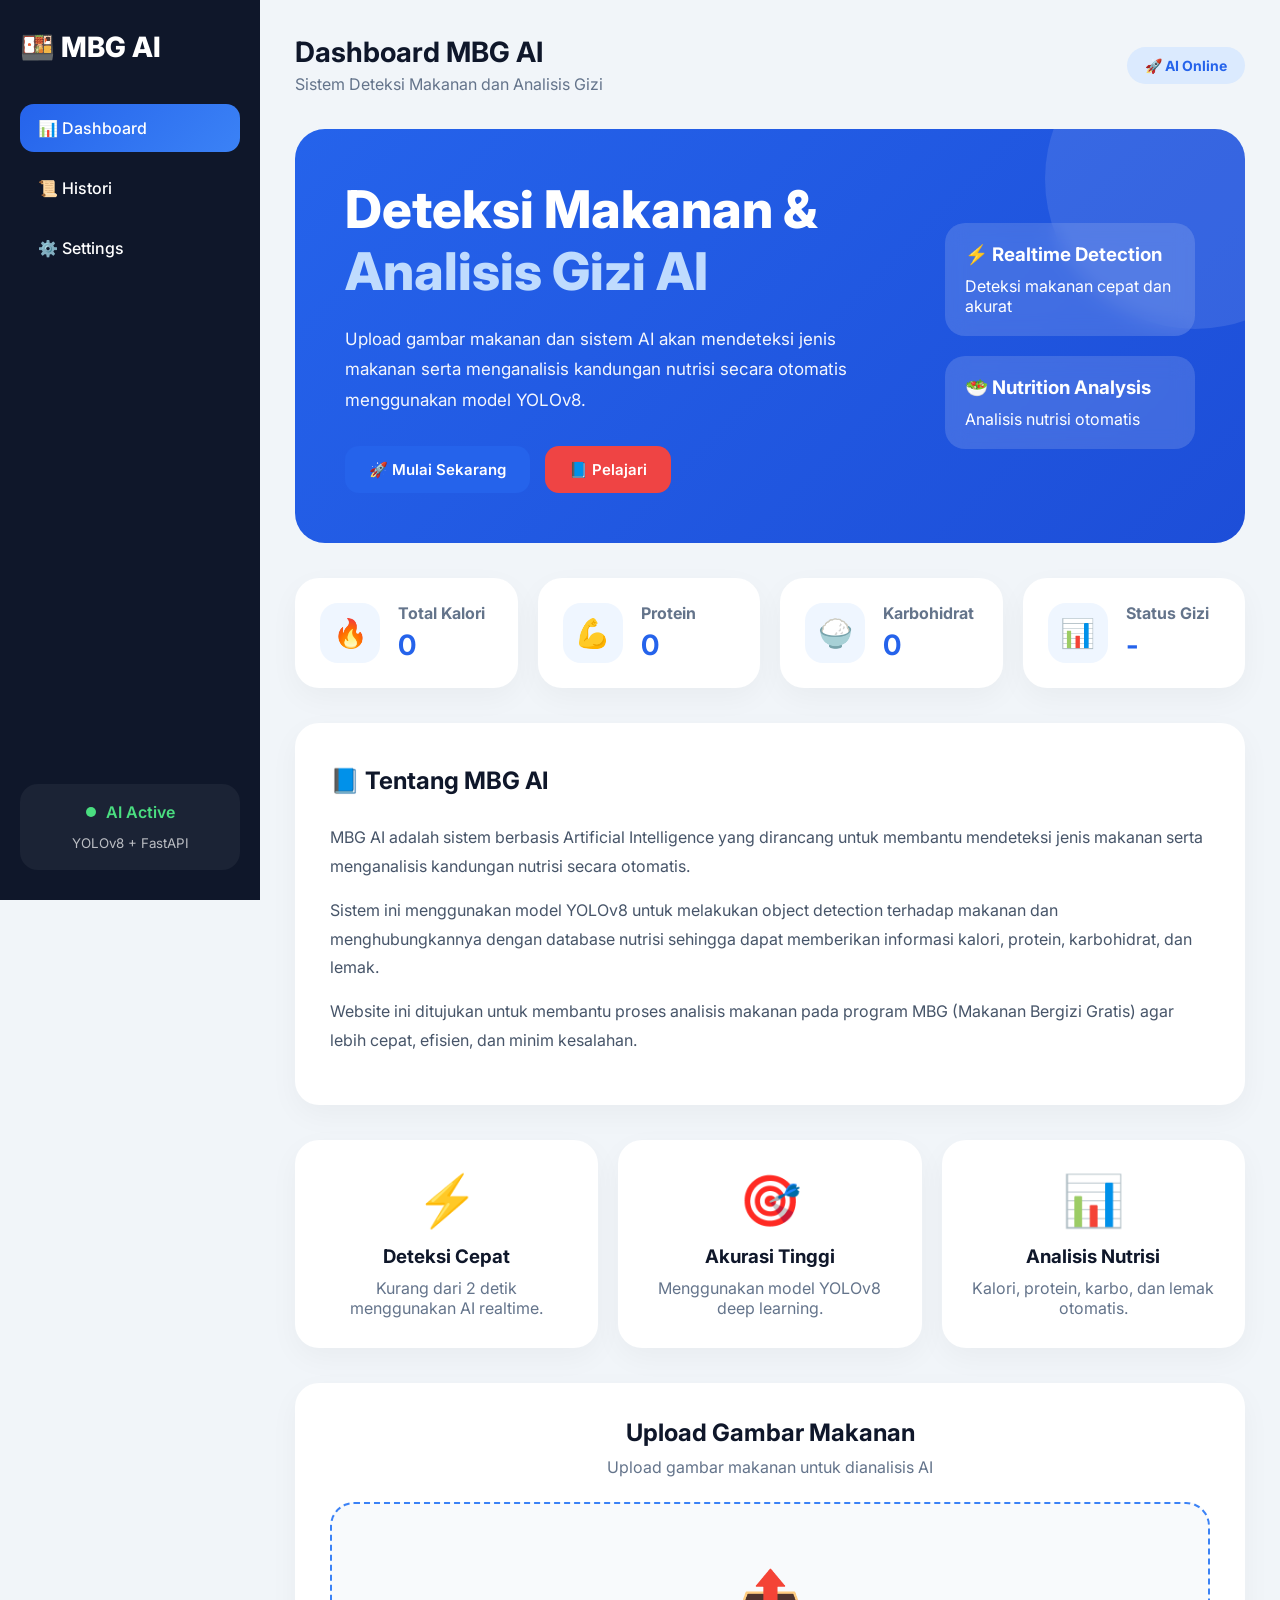
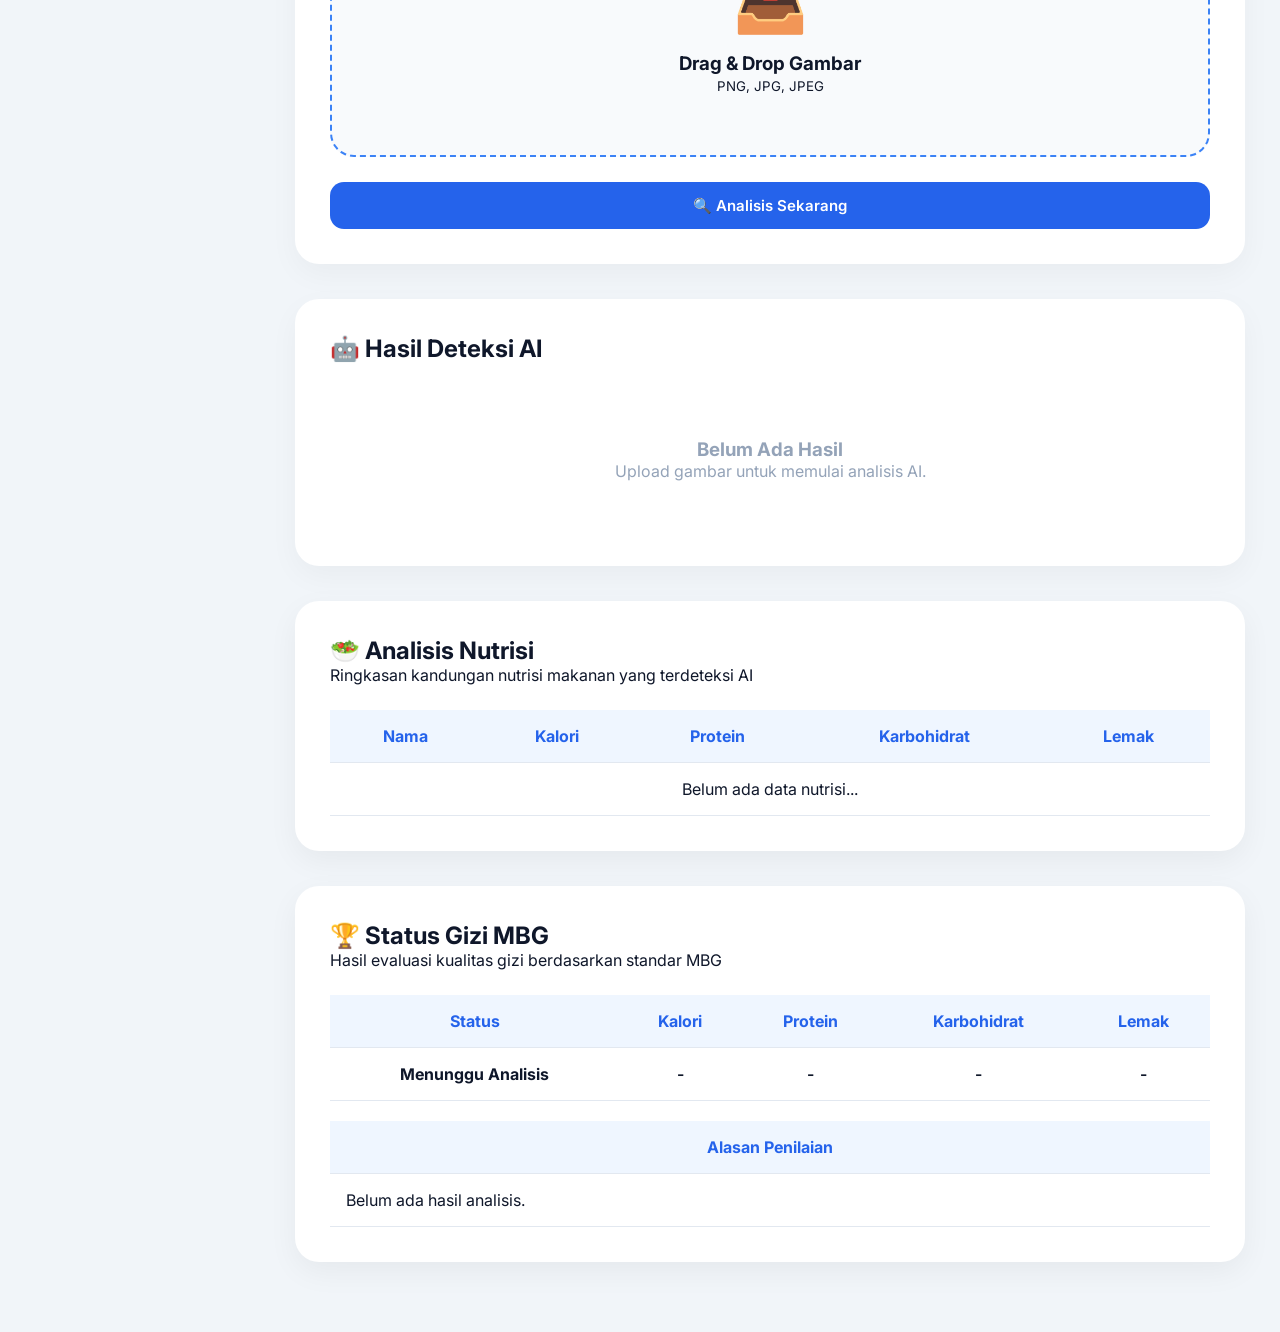
<file: index.html>
<!DOCTYPE html>
<html lang="id">

<head>

    <meta charset="UTF-8">

    <meta name="viewport" content="width=device-width, initial-scale=1.0">

    <title>MBG AI - Dashboard</title>

    <link rel="stylesheet" href="css/style.css">

    <link rel="preconnect" href="https://fonts.googleapis.com">

    <link rel="preconnect" href="https://fonts.gstatic.com" crossorigin>

    <link href="https://fonts.googleapis.com/css2?family=Inter:wght@300;400;500;600;700;800&display=swap"
        rel="stylesheet">

</head>

<body>

    <!-- ================= SIDEBAR ================= -->

    <div class="sidebar">

        <div>

            <h2>🍱 MBG AI</h2>

            <ul>

                <li class="active">
                    <a href="index.html">
                        📊 Dashboard
                    </a>
                </li>

                <li>
                    <a href="histori.html">
                        📜 Histori
                    </a>
                </li>

                <li>
                    <a href="settings.html">
                        ⚙️ Settings
                    </a>
                </li>

            </ul>

        </div>


        <div class="sidebar-footer">

            <div class="ai-status">

                <div class="ai-dot"></div>

                <span>AI Active</span>

            </div>

            <small>
                YOLOv8 + FastAPI
            </small>

        </div>

    </div>


    <!-- ================= MAIN ================= -->

    <div class="main">

        <!-- ================= NAVBAR ================= -->

        <div class="navbar">

            <div>

                <h3>
                    Dashboard MBG AI
                </h3>

                <p>
                    Sistem Deteksi Makanan dan Analisis Gizi
                </p>

            </div>


            <div class="nav-right">

                <span class="badge">
                    🚀 AI Online
                </span>

            </div>

        </div>


        <!-- ================= HERO ================= -->

        <section class="hero">

            <div class="hero-content">

                <h1>

                    Deteksi Makanan &
                    <span class="highlight">

                        Analisis Gizi AI

                    </span>

                </h1>

                <p>

                    Upload gambar makanan dan sistem AI akan mendeteksi
                    jenis makanan serta menganalisis kandungan nutrisi
                    secara otomatis menggunakan model YOLOv8.

                </p>


                <div class="hero-btn">

                    <button class="primary" onclick="scrollUpload()">

                        🚀 Mulai Sekarang

                    </button>


                    <button class="secondary" onclick="scrollFeatures()">

                        📘 Pelajari

                    </button>

                </div>

            </div>


            <div class="hero-image">

                <div class="hero-card">

                    <h3>
                        ⚡ Realtime Detection
                    </h3>

                    <p>
                        Deteksi makanan cepat dan akurat
                    </p>

                </div>


                <div class="hero-card">

                    <h3>
                        🥗 Nutrition Analysis
                    </h3>

                    <p>
                        Analisis nutrisi otomatis
                    </p>

                </div>

            </div>

        </section>


        <!-- ================= SUMMARY ================= -->

        <section class="summary-cards">

            <div class="summary-card">

                <div class="summary-icon">
                    🔥
                </div>

                <div>

                    <h4>
                        Total Kalori
                    </h4>

                    <h2 id="totalKalori">
                        0
                    </h2>

                </div>

            </div>


            <div class="summary-card">

                <div class="summary-icon">
                    💪
                </div>

                <div>

                    <h4>
                        Protein
                    </h4>

                    <h2 id="totalProtein">
                        0
                    </h2>

                </div>

            </div>


            <div class="summary-card">

                <div class="summary-icon">
                    🍚
                </div>

                <div>

                    <h4>
                        Karbohidrat
                    </h4>

                    <h2 id="totalKarbo">
                        0
                    </h2>

                </div>

            </div>


            <div class="summary-card">

                <div class="summary-icon">
                    📊
                </div>

                <div>

                    <h4>
                        Status Gizi
                    </h4>

                    <h2 id="statusGizi">
                        -
                    </h2>

                </div>

            </div>

        </section>


        <!-- ================= ABOUT ================= -->

        <section class="about-mbg">

            <h2>
                📘 Tentang MBG AI
            </h2>

            <p>

                MBG AI adalah sistem berbasis Artificial Intelligence
                yang dirancang untuk membantu mendeteksi jenis makanan
                serta menganalisis kandungan nutrisi secara otomatis.

            </p>

            <p>

                Sistem ini menggunakan model YOLOv8 untuk melakukan
                object detection terhadap makanan dan menghubungkannya
                dengan database nutrisi sehingga dapat memberikan
                informasi kalori, protein, karbohidrat, dan lemak.

            </p>

            <p>

                Website ini ditujukan untuk membantu proses analisis
                makanan pada program MBG (Makanan Bergizi Gratis)
                agar lebih cepat, efisien, dan minim kesalahan.

            </p>

        </section>


        <!-- ================= FEATURES ================= -->

        <section class="features" id="featuresSection">

            <div class="feature-card">

                <div class="feature-icon">
                    ⚡
                </div>

                <h3>
                    Deteksi Cepat
                </h3>

                <p>
                    Kurang dari 2 detik menggunakan AI realtime.
                </p>

            </div>


            <div class="feature-card">

                <div class="feature-icon">
                    🎯
                </div>

                <h3>
                    Akurasi Tinggi
                </h3>

                <p>
                    Menggunakan model YOLOv8 deep learning.
                </p>

            </div>


            <div class="feature-card">

                <div class="feature-icon">
                    📊
                </div>

                <h3>
                    Analisis Nutrisi
                </h3>

                <p>
                    Kalori, protein, karbo, dan lemak otomatis.
                </p>

            </div>

        </section>


        <!-- ================= UPLOAD ================= -->

        <section class="upload-box" id="uploadSection">

            <h2>
                Upload Gambar Makanan
            </h2>

            <p>
                Upload gambar makanan untuk dianalisis AI
            </p>


            <div class="drop-area" id="dropArea">

                <div class="upload-icon">
                    📤
                </div>

                <h3>
                    Drag & Drop Gambar
                </h3>

                <small>
                    PNG, JPG, JPEG
                </small>

                <input type="file" id="imageInput" hidden>

            </div>


            <img id="preview">


            <button class="primary analyze-btn" onclick="analyze()">

                🔍 Analisis Sekarang

            </button>

        </section>


        <!-- ================= LOADING ================= -->

        <div id="loading" class="loading hidden">

            <div class="spinner"></div>

            <p>
                AI sedang menganalisis gambar...
            </p>

        </div>


        <!-- ================= RESULT ================= -->
        
        <section class="result-card">
        
            <div class="section-title">
        
                <h2>🤖 Hasil Deteksi AI</h2>
        
            </div>
        
            <div id="resultContent">
        
                <div class="empty-state">
        
                    <h3>Belum Ada Hasil</h3>
        
                    <p>
                        Upload gambar untuk memulai analisis AI.
                    </p>
        
                </div>
        
            </div>
        
        </section>
        
        
        <!-- ================= ANALISIS NUTRISI ================= -->
        
        <section class="nutrition-card">
        
            <div class="section-title">
        
                <h2>🥗 Analisis Nutrisi</h2>
        
                <p>
                    Ringkasan kandungan nutrisi makanan yang terdeteksi AI
                </p>
        
            </div>
        
            <div class="table-wrapper">
        
                <table>
        
                    <thead>
        
                        <tr>
        
                            <th>Nama</th>
                            <th>Kalori</th>
                            <th>Protein</th>
                            <th>Karbohidrat</th>
                            <th>Lemak</th>
        
                        </tr>
        
                    </thead>
        
                    <tbody id="nutritionTable">
        
                        <tr>
        
                            <td colspan="5">
        
                                Belum ada data nutrisi...
        
                            </td>
        
                        </tr>
        
                    </tbody>
        
                </table>
        
            </div>
        
        </section>
        
        
        <!-- ================= STATUS GIZI MBG ================= -->
        
        <!-- ================= STATUS GIZI MBG ================= -->
        
        <section class="nutrition-card">
        
            <div class="section-title">
        
                <h2>🏆 Status Gizi MBG</h2>
        
                <p>
                    Hasil evaluasi kualitas gizi berdasarkan standar MBG
                </p>
        
            </div>
        
            <div class="table-wrapper">
        
                <table class="status-table">
        
                    <thead>
        
                        <tr>
        
                            <th>Status</th>
                            <th>Kalori</th>
                            <th>Protein</th>
                            <th>Karbohidrat</th>
                            <th>Lemak</th>
        
                        </tr>
        
                    </thead>
        
                    <tbody>
        
                        <tr>
        
                            <td id="statusBadge">
                                Menunggu Analisis
                            </td>
        
                            <td id="statusKalori">
                                -
                            </td>
        
                            <td id="statusProtein">
                                -
                            </td>
        
                            <td id="statusKarbo">
                                -
                            </td>
        
                            <td id="statusLemak">
                                -
                            </td>
        
                        </tr>
        
                    </tbody>
        
                </table>
        
            </div>
        
            <div class="table-wrapper" style="margin-top:20px;">
        
                <table>
        
                    <thead>
        
                        <tr>
        
                            <th>
                                Alasan Penilaian
                            </th>
        
                        </tr>
        
                    </thead>
        
                    <tbody id="statusReason">
        
                        <tr>
        
                            <td>
                                Belum ada hasil analisis.
                            </td>
        
                        </tr>
        
                    </tbody>
        
                </table>
        
            </div>
        
        </section>

    <script src="js/script.js"></script>

</body>

</html>
</file>
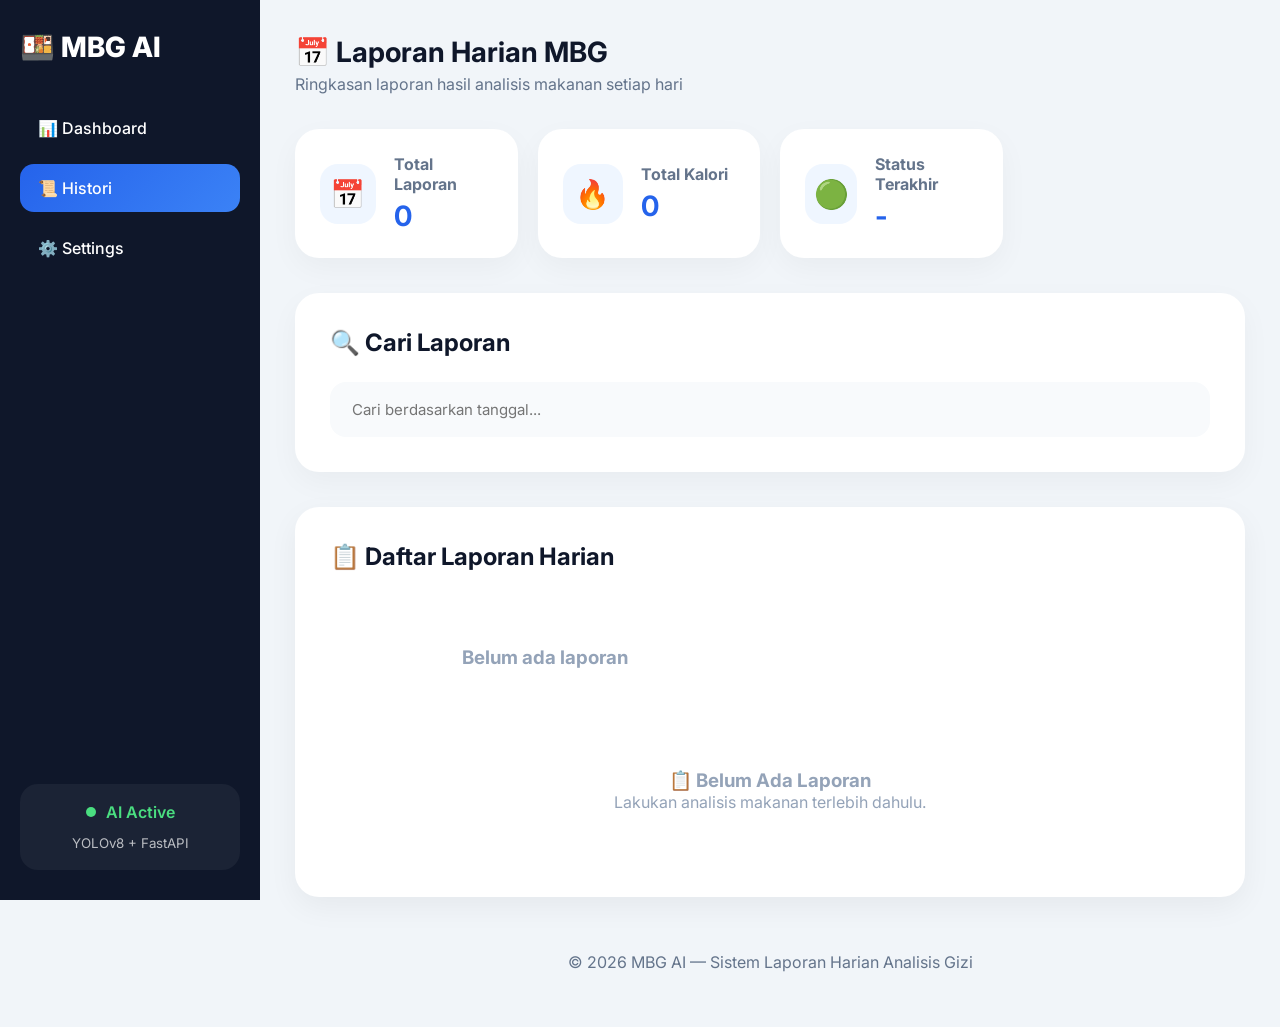
<file: edit.html>
<!DOCTYPE html>

<html lang="id">

<head>

    ```
    <meta charset="UTF-8">

    <meta name="viewport" content="width=device-width, initial-scale=1.0">

    <title>MBG AI - Edit Laporan</title>

    <link rel="stylesheet" href="css/style.css">

    <link rel="preconnect" href="https://fonts.googleapis.com">

    <link rel="preconnect" href="https://fonts.gstatic.com" crossorigin>

    <link href="https://fonts.googleapis.com/css2?family=Inter:wght@300;400;500;600;700;800&display=swap"
        rel="stylesheet">
    ```

</head>

<body>

    ```
    <!-- ================= SIDEBAR ================= -->

    <div class="sidebar">

        <div>

            <h2>🍱 MBG AI</h2>

            <ul>

                <li>
                    <a href="index.html">
                        📊 Dashboard
                    </a>
                </li>

                <li>
                    <a href="histori.html">
                        📜 Histori
                    </a>
                </li>

                <li class="active">
                    <a href="#">
                        ✏️ Edit Laporan
                    </a>
                </li>

            </ul>

        </div>

        <div class="sidebar-footer">

            <div class="ai-status">

                <div class="ai-dot"></div>

                <span>AI Active</span>

            </div>

            <small>
                YOLOv8 + FastAPI
            </small>

        </div>

    </div>


    <!-- ================= MAIN ================= -->

    <div class="main">

        <!-- ================= NAVBAR ================= -->

        <div class="navbar">

            <div>

                <h3>
                    ✏️ Edit Laporan
                </h3>

                <p>
                    Perbarui informasi laporan hasil analisis MBG
                </p>

            </div>

        </div>


        <form id="editForm">
        
            <div class="form-group">
        
                <label for="tanggal">
                    Tanggal
                </label>
        
                <input type="text" id="tanggal" readonly>
        
            </div>
        
            <div class="form-group">
        
                <label for="status">
                    Status Gizi
                </label>
        
                <select id="status">
        
                    <option value="Bergizi">
                        🟢 Bergizi
                    </option>
        
                    <option value="Kurang Bergizi">
                        🟡 Kurang Bergizi
                    </option>
        
                    <option value="Tidak Bergizi">
                        🔴 Tidak Bergizi
                    </option>
        
                </select>
        
            </div>
        
            <div class="form-group">
        
                <label for="kalori">
                    Total Kalori (kkal)
                </label>
        
                <input type="number" id="kalori">
        
            </div>
        
            <div class="form-group">
        
                <label for="protein">
                    Total Protein (g)
                </label>
        
                <input type="number" id="protein">
        
            </div>
        
            <div class="form-group">
        
                <label for="karbo">
                    Total Karbohidrat (g)
                </label>
        
                <input type="number" id="karbo">
        
            </div>
        
            <div class="form-group">
        
                <label for="lemak">
                    Total Lemak (g)
                </label>
        
                <input type="number" id="lemak">
        
            </div>
        
            <div class="hero-btn">
        
                <button type="submit" class="primary">
        
                    💾 Simpan Perubahan
        
                </button>
        
                <button type="button" class="secondary" onclick="history.back()">
        
                    ⬅️ Kembali
        
                </button>
        
            </div>
        
        </form>


        <!-- ================= FOOTER ================= -->

        <footer class="footer">

            <p>

                © 2026 MBG AI —
                Sistem Edit Laporan Gizi

            </p>

        </footer>

    </div>

    <script src="js/edit.js"></script>
    ```

</body>

</html>
</file>
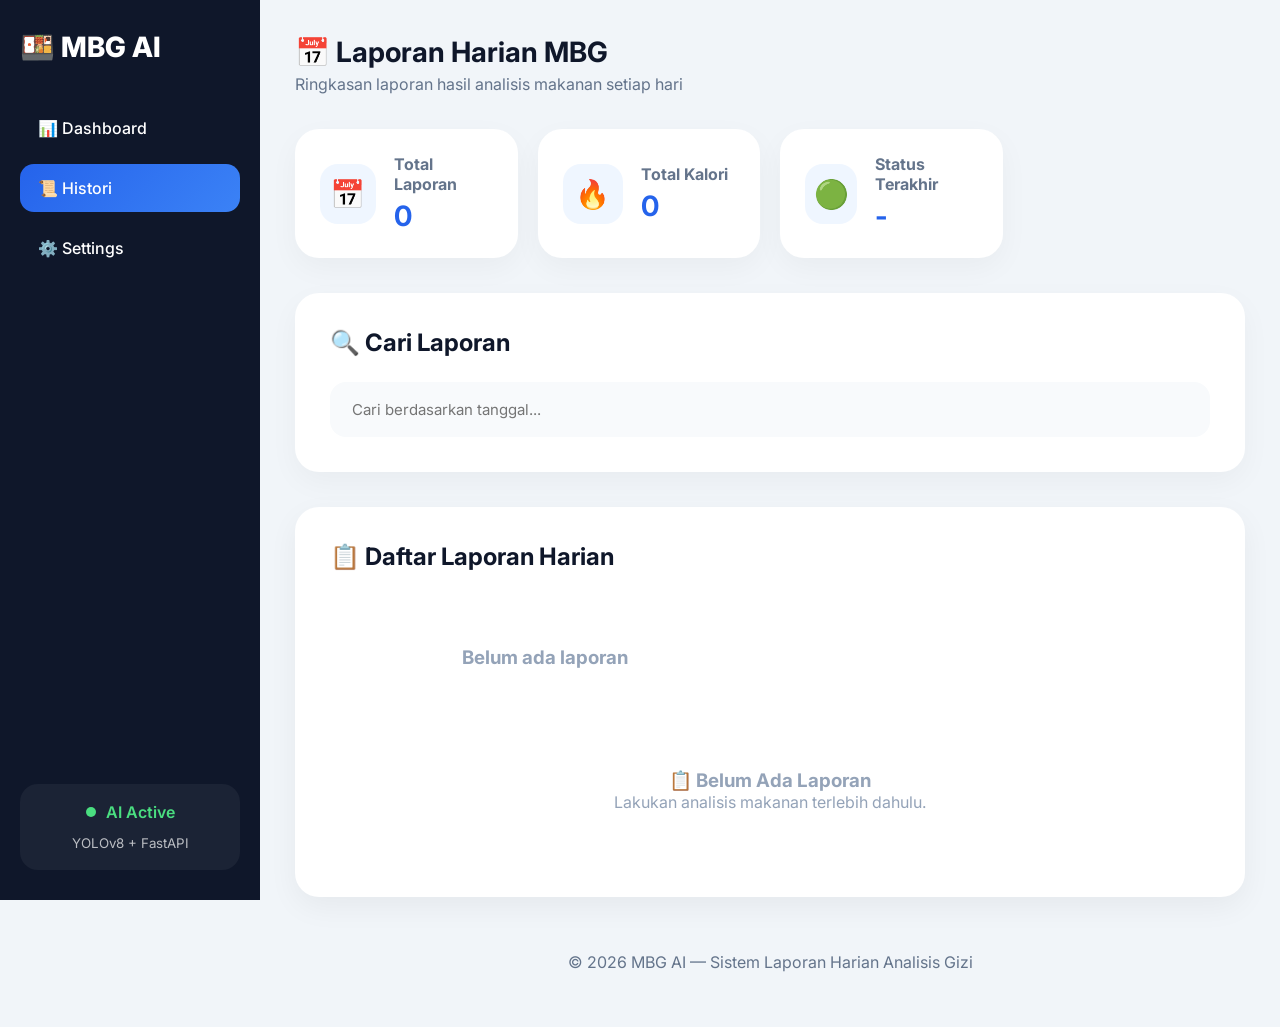
<file: histori.html>
<!DOCTYPE html>
<html lang="id">

<head>

    <meta charset="UTF-8">
    <meta name="viewport" content="width=device-width, initial-scale=1.0">

    <title>MBG AI - Laporan Harian</title>

    <link rel="stylesheet" href="css/style.css">

    <link rel="preconnect" href="https://fonts.googleapis.com">

    <link href="https://fonts.googleapis.com/css2?family=Inter:wght@300;400;500;600;700;800&display=swap"
        rel="stylesheet">

</head>

<body>

    <!-- SIDEBAR -->

    <div class="sidebar">

        <div>

            <h2>🍱 MBG AI</h2>

            <ul>

                <li>
                    <a href="index.html">
                        📊 Dashboard
                    </a>
                </li>

                <li class="active">
                    <a href="histori.html">
                        📜 Histori
                    </a>
                </li>

                <li>
                    <a href="settings.html">
                        ⚙️ Settings
                    </a>
                </li>

            </ul>

        </div>

        <div class="sidebar-footer">

            <div class="ai-status">

                <div class="ai-dot"></div>

                <span>AI Active</span>

            </div>

            <small>
                YOLOv8 + FastAPI
            </small>

        </div>

    </div>


    <!-- MAIN -->

    <div class="main">

        <!-- HEADER -->

        <div class="navbar">

            <div>

                <h3>
                    📅 Laporan Harian MBG
                </h3>

                <p>
                    Ringkasan laporan hasil analisis makanan setiap hari
                </p>

            </div>

        </div>


        <!-- SUMMARY -->

        <section class="summary-cards">

            <div class="summary-card">

                <div class="summary-icon">
                    📅
                </div>

                <div>

                    <h4>Total Laporan</h4>

                    <h2 id="totalLaporan">
                        0
                    </h2>

                </div>

            </div>


            <div class="summary-card">

                <div class="summary-icon">
                    🔥
                </div>

                <div>

                    <h4>Total Kalori</h4>

                    <h2 id="totalKalori">
                        0
                    </h2>

                </div>

            </div>


            <div class="summary-card">

                <div class="summary-icon">
                    🟢
                </div>

                <div>

                    <h4>Status Terakhir</h4>

                    <h2 id="statusTerakhir">
                        -
                    </h2>

                </div>

            </div>

        </section>


        <!-- SEARCH -->

        <section class="result-card">

            <div class="section-title">

                <h2>
                    🔍 Cari Laporan
                </h2>

            </div>

            <input type="text" id="searchInput" class="search-input" placeholder="Cari berdasarkan tanggal...">

        </section>


        <!-- DAFTAR LAPORAN -->

        <section class="nutrition-card">

            <div class="section-title">

                <h2>
                    📋 Daftar Laporan Harian
                </h2>

            </div>

            <div id="dailyReports" class="report-grid">
            
            </div>
            
            <div id="emptyReport" class="empty-state">
            
                <h3>
                    📋 Belum Ada Laporan
                </h3>
            
                <p>
                    Lakukan analisis makanan terlebih dahulu.
                </p>
            
            </div>

        </section>


        <!-- MODAL DETAIL -->

        <div id="detailModal" class="modal hidden">

            <div class="modal-content">

                <div class="modal-header">

                    <h2>
                        📄 Detail Laporan
                    </h2>

                    <button onclick="closeModal()">
                        ✖
                    </button>

                </div>

                <div id="detailContent">

                </div>

                <div class="modal-footer">

                    <button class="primary" id="editBtn">
                        ✏️ Edit
                    </button>

                    <button class="secondary" id="deleteBtn">
                        🗑 Hapus
                    </button>

                </div>

            </div>

        </div>


        <!-- FOOTER -->

        <footer class="footer">

            <p>
                © 2026 MBG AI — Sistem Laporan Harian Analisis Gizi
            </p>

        </footer>

    </div>

    <script src="js/histori.js"></script>

</body>

</html>
</file>
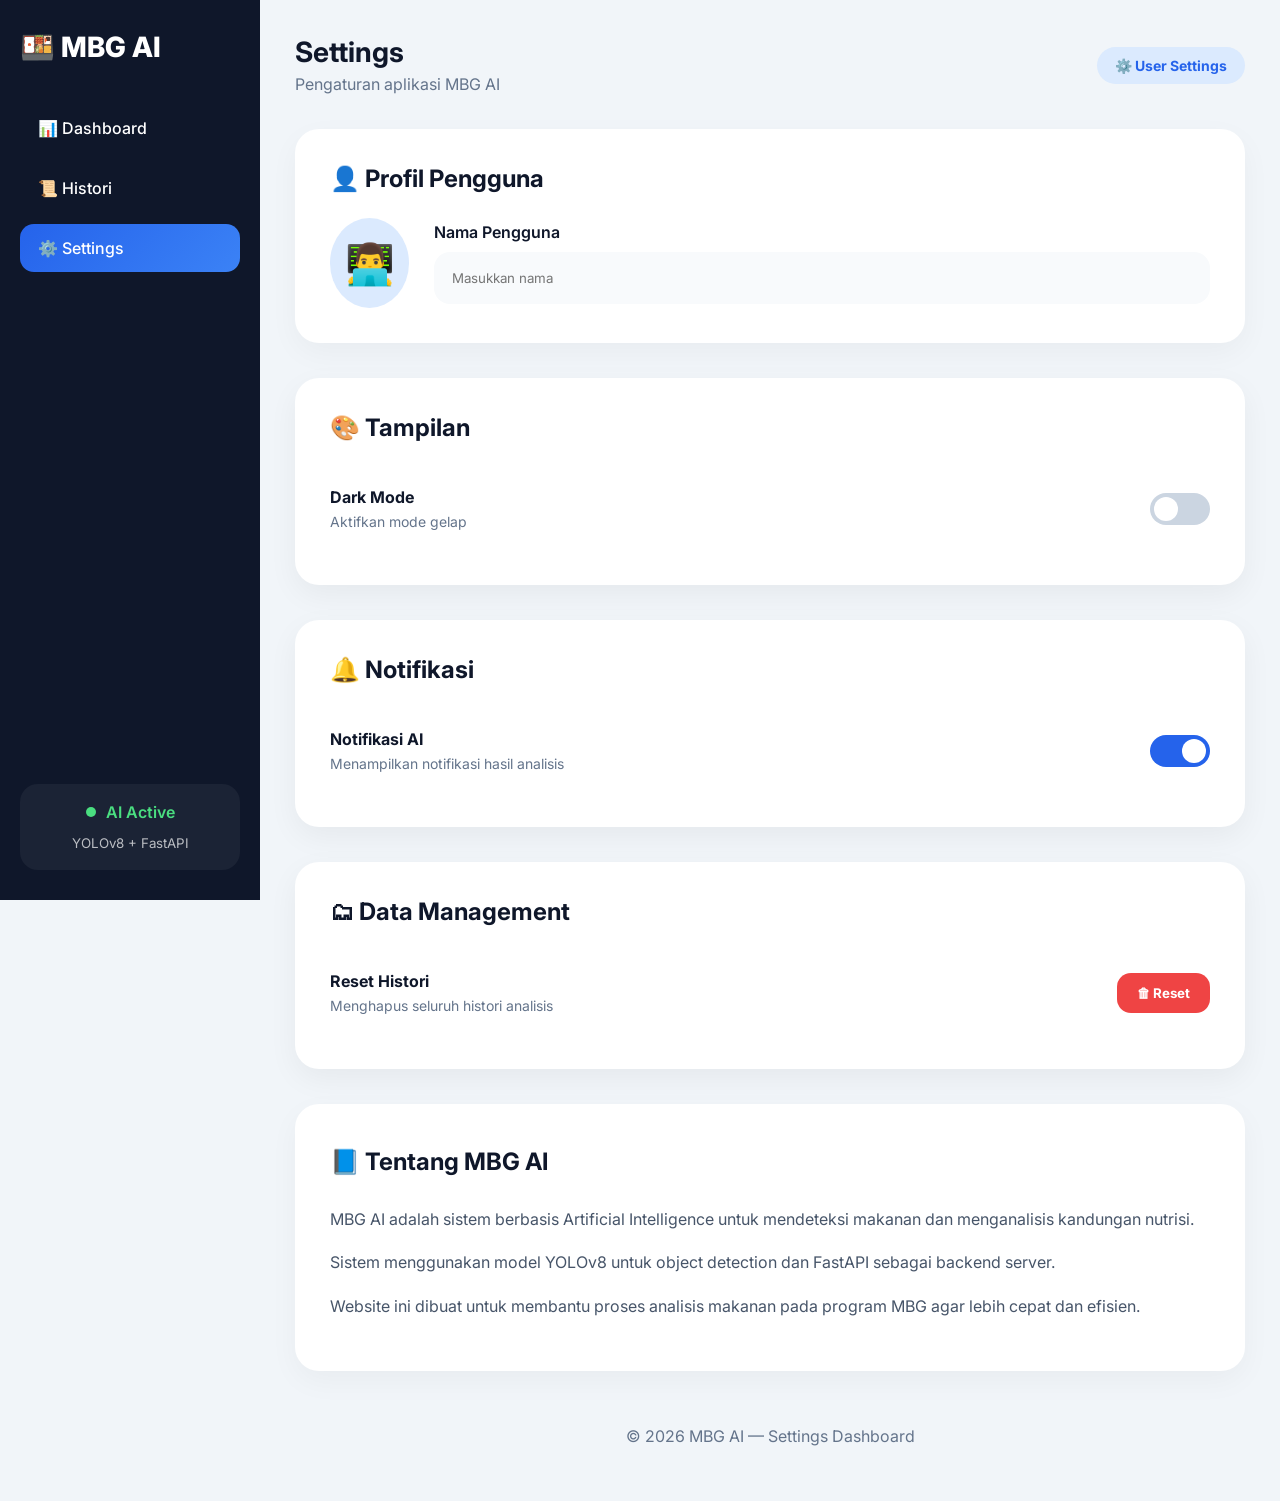
<file: settings.html>
<!DOCTYPE html>
<html lang="id">

<head>

    <meta charset="UTF-8">

    <meta name="viewport" content="width=device-width, initial-scale=1.0">

    <title>MBG AI - Settings</title>

    <link rel="stylesheet" href="css/style.css">

    <link rel="preconnect" href="https://fonts.googleapis.com">

    <link rel="preconnect" href="https://fonts.gstatic.com" crossorigin>

    <link href="https://fonts.googleapis.com/css2?family=Inter:wght@300;400;500;600;700;800&display=swap"
        rel="stylesheet">

</head>

<body>

    <!-- ================= SIDEBAR ================= -->

    <div class="sidebar">

        <div>

            <h2>🍱 MBG AI</h2>

            <ul>

                <li>
                    <a href="index.html">
                        📊 Dashboard
                    </a>
                </li>

                <li>
                    <a href="histori.html">
                        📜 Histori
                    </a>
                </li>

                <li class="active">
                    <a href="settings.html">
                        ⚙️ Settings
                    </a>
                </li>

            </ul>

        </div>


        <div class="sidebar-footer">

            <div class="ai-status">

                <div class="ai-dot"></div>

                <span>AI Active</span>

            </div>

            <small>
                YOLOv8 + FastAPI
            </small>

        </div>

    </div>


    <!-- ================= MAIN ================= -->

    <div class="main">

        <!-- ================= NAVBAR ================= -->

        <div class="navbar">

            <div>

                <h3>
                    Settings
                </h3>

                <p>
                    Pengaturan aplikasi MBG AI
                </p>

            </div>


            <div class="nav-right">

                <span class="badge">
                    ⚙️ User Settings
                </span>

            </div>

        </div>


        <!-- ================= PROFILE ================= -->

        <section class="result-card">

            <div class="section-title">

                <h2>
                    👤 Profil Pengguna
                </h2>

            </div>


            <div class="profile-box">

                <div class="profile-avatar">

                    👨‍💻

                </div>


                <div class="profile-info">

                    <label>
                        Nama Pengguna
                    </label>

                    <input type="text" id="username" placeholder="Masukkan nama">

                </div>

            </div>

        </section>


        <!-- ================= APPEARANCE ================= -->

        <section class="nutrition-card">

            <div class="section-title">

                <h2>
                    🎨 Tampilan
                </h2>

            </div>


            <div class="setting-item">

                <div>

                    <h4>
                        Dark Mode
                    </h4>

                    <p>
                        Aktifkan mode gelap
                    </p>

                </div>


                <label class="switch">

                    <input type="checkbox" id="darkModeToggle">

                    <span class="slider"></span>

                </label>

            </div>

        </section>


        <!-- ================= NOTIFICATION ================= -->

        <section class="nutrition-card">

            <div class="section-title">

                <h2>
                    🔔 Notifikasi
                </h2>

            </div>


            <div class="setting-item">

                <div>

                    <h4>
                        Notifikasi AI
                    </h4>

                    <p>
                        Menampilkan notifikasi hasil analisis
                    </p>

                </div>


                <label class="switch">

                    <input type="checkbox" id="notifToggle" checked>

                    <span class="slider"></span>

                </label>

            </div>

        </section>


        <!-- ================= DATA ================= -->

        <section class="nutrition-card">

            <div class="section-title">

                <h2>
                    🗂 Data Management
                </h2>

            </div>


            <div class="setting-item">

                <div>

                    <h4>
                        Reset Histori
                    </h4>

                    <p>
                        Menghapus seluruh histori analisis
                    </p>

                </div>


                <button class="danger-btn" onclick="resetHistory()">

                    🗑 Reset

                </button>

            </div>

        </section>


        <!-- ================= ABOUT ================= -->

        <section class="about-mbg">

            <h2>
                📘 Tentang MBG AI
            </h2>

            <p>

                MBG AI adalah sistem berbasis Artificial Intelligence
                untuk mendeteksi makanan dan menganalisis kandungan nutrisi.

            </p>

            <p>

                Sistem menggunakan model YOLOv8 untuk object detection
                dan FastAPI sebagai backend server.

            </p>

            <p>

                Website ini dibuat untuk membantu proses analisis
                makanan pada program MBG agar lebih cepat dan efisien.

            </p>

        </section>


        <!-- ================= FOOTER ================= -->

        <footer class="footer">

            <p>

                © 2026 MBG AI —
                Settings Dashboard

            </p>

        </footer>

    </div>


    <script src="js/settings.js"></script>

</body>

</html>
</file>
<file: css/style.css>
* {
    margin: 0;
    padding: 0;
    box-sizing: border-box;
    font-family: 'Inter', sans-serif;
}

html {
    scroll-behavior: smooth;
}

body {
    background: #F1F5F9;
    color: #0F172A;
    display: flex;
}

/* ================= SIDEBAR ================= */

.sidebar {
    width: 260px;
    height: 100vh;
    background: #0F172A;
    color: white;
    position: fixed;
    display: flex;
    flex-direction: column;
    justify-content: space-between;
    padding: 30px 20px;
    z-index: 1000;
}

.sidebar h2 {
    font-size: 28px;
    margin-bottom: 40px;
    font-weight: 800;
}

.sidebar ul {
    list-style: none;
}

.sidebar ul li {
    margin-bottom: 12px;
}

.sidebar ul li a {
    display: block;
    text-decoration: none;
    color: white;
    padding: 14px 18px;
    border-radius: 14px;
    transition: 0.3s ease;
    font-weight: 500;
}

.sidebar ul li.active a,
.sidebar ul li a:hover {
    background: linear-gradient(135deg, #2563EB, #3B82F6);
}

.sidebar-footer {
    background: rgba(255, 255, 255, 0.05);
    padding: 18px;
    border-radius: 18px;
    text-align: center;
}

.sidebar-footer small {
    opacity: 0.7;
}

/* ================= AI STATUS ================= */

.ai-status {
    display: flex;
    align-items: center;
    justify-content: center;
    gap: 10px;
    margin-bottom: 10px;
    font-weight: 600;
    color: #4ADE80;
}

.ai-dot {
    width: 10px;
    height: 10px;
    border-radius: 50%;
    background: #4ADE80;
    animation: pulse 1.5s infinite;
}

@keyframes pulse {
    0% {
        transform: scale(1);
        opacity: 1;
    }

    50% {
        transform: scale(1.5);
        opacity: 0.5;
    }

    100% {
        transform: scale(1);
        opacity: 1;
    }
}

/* ================= MAIN ================= */

.main {
    margin-left: 260px;
    width: calc(100% - 260px);
    padding: 35px;
}

/* ================= NAVBAR ================= */

.navbar {
    display: flex;
    justify-content: space-between;
    align-items: center;
    margin-bottom: 35px;
}

.navbar h3 {
    font-size: 28px;
    font-weight: 700;
}

.navbar p {
    color: #64748B;
    margin-top: 5px;
}

.badge {
    background: #DBEAFE;
    color: #2563EB;
    padding: 10px 18px;
    border-radius: 999px;
    font-size: 14px;
    font-weight: 700;
}

/* ================= HERO ================= */

.hero {
    background: linear-gradient(135deg, #2563EB, #1D4ED8);
    border-radius: 30px;
    padding: 50px;
    display: flex;
    justify-content: space-between;
    align-items: center;
    color: white;
    margin-bottom: 35px;
    overflow: hidden;
    position: relative;
}

.hero::before {
    content: '';
    position: absolute;
    width: 300px;
    height: 300px;
    background: rgba(255, 255, 255, 0.1);
    border-radius: 50%;
    top: -100px;
    right: -100px;
}

.hero-content {
    width: 60%;
    z-index: 2;
}

.hero-content h1 {
    font-size: 52px;
    line-height: 1.2;
    margin-bottom: 20px;
    font-weight: 800;
}

.highlight {
    color: #BFDBFE;
}

.hero-content p {
    font-size: 17px;
    line-height: 1.8;
    margin-bottom: 30px;
    opacity: 0.95;
}

.hero-btn {
    display: flex;
    gap: 15px;
}

.primary,
.secondary {
    border: none;
    padding: 15px 24px;
    border-radius: 14px;
    font-size: 15px;
    font-weight: 700;
    cursor: pointer;
    transition: 0.3s ease;
}

.primary {
    background: white;
    color: #2563EB;
}

.secondary {
    background: rgba(255, 255, 255, 0.15);
    color: white;
    backdrop-filter: blur(10px);
}

.primary:hover,
.secondary:hover {
    transform: translateY(-3px);
}

.hero-image {
    display: flex;
    flex-direction: column;
    gap: 20px;
    z-index: 2;
}

.hero-card {
    background: rgba(255, 255, 255, 0.15);
    backdrop-filter: blur(10px);
    padding: 20px;
    border-radius: 20px;
    width: 250px;
}

.hero-card h3 {
    margin-bottom: 10px;
}

/* ================= SUMMARY ================= */

.summary-cards {
    display: grid;
    grid-template-columns: repeat(4, 1fr);
    gap: 20px;
    margin-bottom: 35px;
}

.summary-card {
    background: white;
    padding: 25px;
    border-radius: 24px;
    display: flex;
    gap: 18px;
    align-items: center;
    box-shadow: 0 10px 30px rgba(0, 0, 0, 0.04);
    transition: 0.3s ease;
}

.summary-card:hover {
    transform: translateY(-5px);
}

.summary-icon {
    width: 60px;
    height: 60px;
    background: #EFF6FF;
    border-radius: 18px;
    display: flex;
    justify-content: center;
    align-items: center;
    font-size: 28px;
}

.summary-card h4 {
    color: #64748B;
    margin-bottom: 5px;
}

.summary-card h2 {
    color: #2563EB;
    font-size: 28px;
}

/* ================= ABOUT ================= */

.about-mbg {
    background: white;
    padding: 35px;
    border-radius: 24px;
    margin-bottom: 35px;
    line-height: 1.9;
    box-shadow: 0 10px 30px rgba(0, 0, 0, 0.04);
}

.about-mbg h2 {
    margin-bottom: 20px;
}

.about-mbg p {
    margin-bottom: 15px;
    color: #475569;
}

/* ================= FEATURES ================= */

.features {
    display: grid;
    grid-template-columns: repeat(3, 1fr);
    gap: 20px;
    margin-bottom: 35px;
}

.feature-card {
    background: white;
    padding: 30px;
    border-radius: 24px;
    text-align: center;
    transition: 0.3s ease;
    box-shadow: 0 10px 30px rgba(0, 0, 0, 0.04);
}

.feature-card:hover {
    transform: translateY(-5px);
}

.feature-icon {
    font-size: 50px;
    margin-bottom: 15px;
}

.feature-card h3 {
    margin-bottom: 10px;
}

.feature-card p {
    color: #64748B;
}

/* ================= UPLOAD ================= */

.upload-box {
    background: white;
    padding: 35px;
    border-radius: 24px;
    margin-bottom: 35px;
    text-align: center;
    box-shadow: 0 10px 30px rgba(0, 0, 0, 0.04);
}

.upload-box h2 {
    margin-bottom: 10px;
}

.upload-box p {
    color: #64748B;
    margin-bottom: 25px;
}

.drop-area {
    border: 2px dashed #3B82F6;
    border-radius: 24px;
    padding: 60px 20px;
    cursor: pointer;
    transition: 0.3s ease;
    background: #F8FAFC;
}

.drop-area:hover {
    background: #EFF6FF;
    transform: scale(1.01);
}

.upload-icon {
    font-size: 60px;
    margin-bottom: 15px;
}

#preview {
    width: 100%;
    max-width: 500px;
    margin-top: 25px;
    border-radius: 24px;
    display: none;
    box-shadow: 0 20px 40px rgba(0, 0, 0, 0.1);
}

.analyze-btn {
    margin-top: 25px;
    width: 100%;
}

/* ================= LOADING ================= */

.loading {
    display: flex;
    flex-direction: column;
    align-items: center;
    justify-content: center;
    margin-bottom: 35px;
}

.hidden {
    display: none;
}

.spinner {
    width: 70px;
    height: 70px;
    border: 6px solid #DBEAFE;
    border-top: 6px solid #2563EB;
    border-radius: 50%;
    animation: spin 1s linear infinite;
    margin-bottom: 15px;
}

.loading p {
    color: #2563EB;
    font-weight: 600;
}

@keyframes spin {
    100% {
        transform: rotate(360deg);
    }
}

/* ================= RESULT ================= */

.result-card,
.nutrition-card {
    background: white;
    padding: 35px;
    border-radius: 24px;
    margin-bottom: 35px;
    box-shadow: 0 10px 30px rgba(0, 0, 0, 0.04);
}

.section-title {
    margin-bottom: 25px;
}

.empty-state {
    text-align: center;
    padding: 50px;
    color: #94A3B8;
}

.result-item {
    background: #F8FAFC;
    border: 1px solid #E2E8F0;
    padding: 20px;
    border-radius: 20px;
    margin-bottom: 20px;
    transition: 0.3s ease;
}

.result-item:hover {
    transform: translateY(-4px);
}

.result-header {
    display: flex;
    justify-content: space-between;
    margin-bottom: 15px;
}

.result-header strong {
    font-size: 16px;
}

.confidence {
    background: #DBEAFE;
    color: #2563EB;
    padding: 6px 12px;
    border-radius: 999px;
    font-size: 13px;
    font-weight: 700;
}

.bar {
    width: 100%;
    height: 12px;
    background: #E2E8F0;
    border-radius: 999px;
    overflow: hidden;
    margin-bottom: 12px;
}

.fill {
    height: 100%;
    border-radius: 999px;
    background: linear-gradient(135deg, #2563EB, #60A5FA);
    animation: fillAnim 1s ease;
}

@keyframes fillAnim {
    from {
        width: 0;
    }
}

/* ================= TABLE ================= */

.table-wrapper {
    overflow-x: auto;
}

table {
    width: 100%;
    border-collapse: collapse;
}

table th {
    background: #EFF6FF;
    color: #2563EB;
    font-weight: 700;
}

table th,
table td {
    padding: 16px;
    border-bottom: 1px solid #E2E8F0;
    text-align: center;
}

table tr:hover {
    background: #F8FAFC;
}

/* ================= FOOTER ================= */

.footer {
    text-align: center;
    padding: 20px;
    color: #64748B;
}

/* ================= RESPONSIVE ================= */

@media(max-width:1200px) {

    .summary-cards {
        grid-template-columns: repeat(2, 1fr);
    }

    .features {
        grid-template-columns: 1fr;
    }

    .hero {
        flex-direction: column;
        gap: 30px;
    }

    .hero-content {
        width: 100%;
    }
}

@media(max-width:900px) {

    .sidebar {
        display: none;
    }

    .main {
        margin-left: 0;
        width: 100%;
        padding: 20px;
    }

    .summary-cards {
        grid-template-columns: 1fr;
    }

    .hero-content h1 {
        font-size: 40px;
    }

    .hero-btn {
        flex-direction: column;
    }

    .hero-card {
        width: 100%;
    }
}

/* =========================================
   LAPORAN HARIAN
========================================= */

.report-grid {
    display: grid;
    grid-template-columns:
        repeat(auto-fill, minmax(320px, 1fr));
    gap: 20px;
}

.report-card {
    background: #fff;
    border-radius: 24px;
    padding: 25px;
    box-shadow:
        0 10px 25px rgba(0, 0, 0, .05);
    transition: .3s ease;
    border: 1px solid #e2e8f0;
}

.report-card:hover {
    transform: translateY(-5px);
}

.report-card h3 {
    margin-bottom: 15px;
    color: #2563EB;
}

.report-card p {
    margin-bottom: 10px;
    color: #475569;
}

.report-actions {
    display: flex;
    gap: 10px;
    margin-top: 20px;
}

.report-actions button {
    flex: 1;
}

.danger {
    border: none;
    padding: 12px;
    border-radius: 12px;
    background: #ef4444;
    color: white;
    cursor: pointer;
    font-weight: 600;
}

.danger:hover {
    background: #dc2626;
}

/* =========================================
   MODAL
========================================= */

.modal {
    position: fixed;
    inset: 0;
    background: rgba(0, 0, 0, .5);
    display: flex;
    justify-content: center;
    align-items: center;
    z-index: 9999;
}

.modal.hidden {
    display: none;
}

.modal-content {
    width: 90%;
    max-width: 700px;
    background: white;
    border-radius: 24px;
    padding: 30px;
    max-height: 80vh;
    overflow-y: auto;
}

.modal-header {
    display: flex;
    justify-content: space-between;
    align-items: center;
    margin-bottom: 25px;
}

.modal-header button {
    border: none;
    background: none;
    font-size: 20px;
    cursor: pointer;
}

.modal-footer {
    display: flex;
    gap: 15px;
    margin-top: 25px;
}

.detail-table {
    width: 100%;
    border-collapse: collapse;
}

.detail-table td {
    padding: 14px;
    border-bottom: 1px solid #e2e8f0;
}

/* =========================================
   STATUS GIZI TABLE
========================================= */

.status-table td {
    font-weight: 600;
}

#statusBadge {
    font-weight: 700;
}

#statusReason td {
    text-align: left;
}

/* =========================================
   RESPONSIVE
========================================= */

@media(max-width:768px) {

    .report-grid {
        grid-template-columns: 1fr;
    }

    .modal-content {
        width: 95%;
        padding: 20px;
    }

    .modal-footer {
        flex-direction: column;
    }

    .report-actions {
        flex-direction: column;
    }
}

/* ================= SUMMARY ================= */

.summary-cards {
    display: grid;
    grid-template-columns: repeat(4, 1fr);
    gap: 20px;
    margin-bottom: 35px;
}

.summary-card {
    background: white;
    padding: 25px;
    border-radius: 24px;
    display: flex;
    gap: 18px;
    align-items: center;
    box-shadow: 0 10px 30px rgba(0, 0, 0, 0.04);
    transition: 0.3s ease;
}

.summary-card:hover {
    transform: translateY(-5px);
}

.summary-icon {
    width: 60px;
    height: 60px;
    background: #EFF6FF;
    border-radius: 18px;
    display: flex;
    justify-content: center;
    align-items: center;
    font-size: 28px;
}

.summary-card h4 {
    color: #64748B;
    margin-bottom: 5px;
}

.summary-card h2 {
    color: #2563EB;
    font-size: 28px;
}

/* ================= CARD ================= */

.result-card,
.nutrition-card {
    background: white;
    padding: 35px;
    border-radius: 24px;
    margin-bottom: 35px;
    box-shadow: 0 10px 30px rgba(0, 0, 0, 0.04);
}

.section-title {
    margin-bottom: 25px;
}

/* ================= SEARCH ================= */

.search-input {
    width: 100%;
    padding: 16px 20px;
    border: none;
    outline: none;
    border-radius: 16px;
    background: #F8FAFC;
    border: 2px solid transparent;
    transition: 0.3s ease;
    font-size: 15px;
}

.search-input:focus {
    border-color: #2563EB;
    background: white;
}

/* ================= TABLE ================= */

.table-wrapper {
    overflow-x: auto;
}

table {
    width: 100%;
    border-collapse: collapse;
}

table th {
    background: #EFF6FF;
    color: #2563EB;
    font-weight: 700;
}

table th,
table td {
    padding: 16px;
    border-bottom: 1px solid #E2E8F0;
    text-align: center;
}

table tr {
    transition: 0.3s ease;
}

table tr:hover {
    background: #F8FAFC;
}

/* ================= BUTTON ================= */

.hero-btn {
    display: flex;
    gap: 15px;
}

.primary,
.secondary {
    border: none;
    padding: 15px 24px;
    border-radius: 14px;
    font-size: 15px;
    font-weight: 700;
    cursor: pointer;
    transition: 0.3s ease;
}

.primary {
    background: #2563EB;
    color: white;
}

.secondary {
    background: #EF4444;
    color: white;
}

.primary:hover,
.secondary:hover {
    transform: translateY(-3px);
}

/* ================= FOOTER ================= */

.footer {
    text-align: center;
    padding: 20px;
    color: #64748B;
}

/* ================= TOAST ================= */

.toast {
    position: fixed;
    bottom: 30px;
    right: 30px;
    background: #2563EB;
    color: white;
    padding: 14px 22px;
    border-radius: 14px;
    box-shadow: 0 10px 30px rgba(37, 99, 235, 0.25);
    opacity: 0;
    transform: translateY(20px);
    transition: 0.3s ease;
    z-index: 9999;
    font-weight: 600;
}

.toast.show {
    opacity: 1;
    transform: translateY(0);
}

/* ================= ANIMATION ================= */

.fade-in {
    animation: fadeIn 0.5s ease;
}

@keyframes fadeIn {

    from {
        opacity: 0;
        transform: translateY(10px);
    }

    to {
        opacity: 1;
        transform: translateY(0);
    }
}

/* ================= RESPONSIVE ================= */

@media(max-width:1200px) {

    .summary-cards {
        grid-template-columns: repeat(2, 1fr);
    }
}

@media(max-width:900px) {

    .sidebar {
        display: none;
    }

    .main {
        margin-left: 0;
        width: 100%;
        padding: 20px;
    }

    .summary-cards {
        grid-template-columns: 1fr;
    }

    .hero-btn {
        flex-direction: column;
    }
}

/* ================= RESET ================= */

* {
    margin: 0;
    padding: 0;
    box-sizing: border-box;
    font-family: 'Inter', sans-serif;
}

html {
    scroll-behavior: smooth;
}

body {
    background: #F1F5F9;
    color: #0F172A;
    display: flex;
    transition: 0.3s ease;
}

/* ================= SIDEBAR ================= */

.sidebar {
    width: 260px;
    height: 100vh;
    background: #0F172A;
    color: white;
    position: fixed;
    display: flex;
    flex-direction: column;
    justify-content: space-between;
    padding: 30px 20px;
    z-index: 1000;
}

.sidebar h2 {
    font-size: 28px;
    margin-bottom: 40px;
    font-weight: 800;
}

.sidebar ul {
    list-style: none;
}

.sidebar ul li {
    margin-bottom: 12px;
}

.sidebar ul li a {
    display: block;
    text-decoration: none;
    color: white;
    padding: 14px 18px;
    border-radius: 14px;
    transition: 0.3s ease;
    font-weight: 500;
}

.sidebar ul li.active a,
.sidebar ul li a:hover {
    background: linear-gradient(135deg, #2563EB, #3B82F6);
}

.sidebar-footer {
    background: rgba(255, 255, 255, 0.05);
    padding: 18px;
    border-radius: 18px;
    text-align: center;
}

.sidebar-footer small {
    opacity: 0.7;
}

/* ================= AI STATUS ================= */

.ai-status {
    display: flex;
    align-items: center;
    justify-content: center;
    gap: 10px;
    margin-bottom: 10px;
    font-weight: 600;
    color: #4ADE80;
}

.ai-dot {
    width: 10px;
    height: 10px;
    border-radius: 50%;
    background: #4ADE80;
    animation: pulse 1.5s infinite;
}

@keyframes pulse {

    0% {
        transform: scale(1);
        opacity: 1;
    }

    50% {
        transform: scale(1.5);
        opacity: 0.5;
    }

    100% {
        transform: scale(1);
        opacity: 1;
    }
}

/* ================= MAIN ================= */

.main {
    margin-left: 260px;
    width: calc(100% - 260px);
    padding: 35px;
}

/* ================= NAVBAR ================= */

.navbar {
    display: flex;
    justify-content: space-between;
    align-items: center;
    margin-bottom: 35px;
}

.navbar h3 {
    font-size: 28px;
    font-weight: 700;
}

.navbar p {
    color: #64748B;
    margin-top: 5px;
}

.badge {
    background: #DBEAFE;
    color: #2563EB;
    padding: 10px 18px;
    border-radius: 999px;
    font-size: 14px;
    font-weight: 700;
}

/* ================= CARD ================= */

.result-card,
.nutrition-card,
.about-mbg {
    background: white;
    padding: 35px;
    border-radius: 24px;
    margin-bottom: 35px;
    box-shadow: 0 10px 30px rgba(0, 0, 0, 0.04);
    transition: 0.3s ease;
}

.result-card:hover,
.nutrition-card:hover,
.about-mbg:hover {
    transform: translateY(-4px);
}

.section-title {
    margin-bottom: 25px;
}

/* ================= PROFILE ================= */

.profile-box {
    display: flex;
    align-items: center;
    gap: 25px;
}

.profile-avatar {
    width: 90px;
    height: 90px;
    border-radius: 50%;
    background: #DBEAFE;
    display: flex;
    justify-content: center;
    align-items: center;
    font-size: 40px;
}

.profile-info {
    width: 100%;
}

.profile-info label {
    display: block;
    margin-bottom: 10px;
    font-weight: 600;
}

.profile-info input {
    width: 100%;
    padding: 16px;
    border: none;
    outline: none;
    border-radius: 16px;
    background: #F8FAFC;
    border: 2px solid transparent;
    transition: 0.3s ease;
}

.profile-info input:focus {
    border-color: #2563EB;
    background: white;
}

/* ================= SETTINGS ================= */

.setting-item {
    display: flex;
    justify-content: space-between;
    align-items: center;
    padding: 20px 0;
    border-bottom: 1px solid #E2E8F0;
}

.setting-item:last-child {
    border-bottom: none;
}

.setting-item h4 {
    margin-bottom: 6px;
}

.setting-item p {
    color: #64748B;
    font-size: 14px;
}

/* ================= SWITCH ================= */

.switch {
    position: relative;
    display: inline-block;
    width: 60px;
    height: 32px;
}

.switch input {
    opacity: 0;
    width: 0;
    height: 0;
}

.slider {
    position: absolute;
    cursor: pointer;
    inset: 0;
    background: #CBD5E1;
    border-radius: 999px;
    transition: 0.4s;
}

.slider::before {
    content: "";
    position: absolute;
    width: 24px;
    height: 24px;
    left: 4px;
    bottom: 4px;
    background: white;
    border-radius: 50%;
    transition: 0.4s;
}

input:checked+.slider {
    background: #2563EB;
}

input:checked+.slider::before {
    transform: translateX(28px);
}

/* ================= BUTTON ================= */

.danger-btn {
    border: none;
    padding: 12px 20px;
    border-radius: 14px;
    background: #EF4444;
    color: white;
    cursor: pointer;
    font-weight: 700;
    transition: 0.3s ease;
}

.danger-btn:hover {
    transform: translateY(-3px);
    background: #DC2626;
}

/* ================= ABOUT ================= */

.about-mbg h2 {
    margin-bottom: 20px;
}

.about-mbg p {
    color: #475569;
    line-height: 1.8;
    margin-bottom: 15px;
}

/* ================= FOOTER ================= */

.footer {
    text-align: center;
    padding: 20px;
    color: #64748B;
}

/* ================= TOAST ================= */

.toast {
    position: fixed;
    bottom: 30px;
    right: 30px;
    background: #2563EB;
    color: white;
    padding: 14px 22px;
    border-radius: 14px;
    box-shadow: 0 10px 30px rgba(37, 99, 235, 0.25);
    opacity: 0;
    transform: translateY(20px);
    transition: 0.3s ease;
    z-index: 9999;
    font-weight: 600;
}

.toast.show {
    opacity: 1;
    transform: translateY(0);
}

/* ================= DARK MODE ================= */

.dark-mode {
    background: #0F172A;
    color: white;
}

.dark-mode .main {
    background: #0F172A;
}

.dark-mode .result-card,
.dark-mode .nutrition-card,
.dark-mode .about-mbg {
    background: #1E293B;
    color: white;
}

.dark-mode .profile-info input {
    background: #334155;
    color: white;
}

.dark-mode .profile-info input:focus {
    border-color: #3B82F6;
}

.dark-mode .setting-item {
    border-color: #334155;
}

.dark-mode .setting-item p,
.dark-mode .about-mbg p,
.dark-mode .navbar p {
    color: #CBD5E1;
}

/* ================= ANIMATION ================= */

.fade-in {
    animation: fadeIn 0.5s ease;
}

@keyframes fadeIn {

    from {
        opacity: 0;
        transform: translateY(10px);
    }

    to {
        opacity: 1;
        transform: translateY(0);
    }
}

/* ================= RESPONSIVE ================= */

@media(max-width:900px) {

    .sidebar {
        display: none;
    }

    .main {
        margin-left: 0;
        width: 100%;
        padding: 20px;
    }

    .profile-box {
        flex-direction: column;
        text-align: center;
    }

    .setting-item {
        flex-direction: column;
        gap: 20px;
        align-items: flex-start;
    }

/* =========================================
   STATUS GIZI MBG PREMIUM
========================================= */

.status-gizi-card {
    background: #ffffff;
    border-radius: 24px;
    padding: 30px;
    margin-bottom: 35px;
    box-shadow: 0 10px 30px rgba(0, 0, 0, .05);
}

.status-top {
    display: flex;
    justify-content: space-between;
    align-items: center;
    gap: 20px;
    margin-bottom: 25px;
}

.status-title {
    display: flex;
    align-items: center;
    gap: 15px;
}

.status-icon {
    width: 60px;
    height: 60px;
    display: flex;
    align-items: center;
    justify-content: center;
    border-radius: 18px;
    background: linear-gradient(135deg,
            #f59e0b,
            #f97316);
    font-size: 28px;
    color: white;
}

.status-title h2 {
    font-size: 30px;
    font-weight: 700;
    color: #0f172a;
    margin-bottom: 4px;
}

.status-title p {
    color: #64748b;
    font-size: 14px;
}

.status-badge {
    padding: 12px 24px;
    border-radius: 999px;
    font-weight: 700;
    font-size: 14px;
    background: #f1f5f9;
    color: #475569;
}

.status-badge.bergizi {
    background: #dcfce7;
    color: #166534;
}

.status-badge.kurang {
    background: #fef3c7;
    color: #92400e;
}

.status-badge.tidak {
    background: #fee2e2;
    color: #991b1b;
}

.status-grid {
    display: grid;
    grid-template-columns: 1fr 1fr;
    gap: 20px;
}

.status-info-card,
.status-reason-card {
    background: #f8fafc;
    border: 1px solid #e2e8f0;
    border-radius: 20px;
    padding: 25px;
}

.status-info-card h3 {
    font-size: 24px;
    margin-bottom: 10px;
    color: #0f172a;
}

.status-info-card p {
    color: #64748b;
    line-height: 1.8;
}

.status-reason-card h4 {
    margin-bottom: 15px;
    color: #0f172a;
}

.status-reason-card ul {
    list-style: none;
    padding: 0;
    margin: 0;
}

.status-reason-card li {
    background: white;
    border: 1px solid #e5e7eb;
    padding: 12px 15px;
    border-radius: 12px;
    margin-bottom: 10px;
    color: #475569;
}

.status-reason-card li:last-child {
    margin-bottom: 0;
}

@media(max-width:768px) {

    .status-top {
        flex-direction: column;
        align-items: flex-start;
    }

    .status-grid {
        grid-template-columns: 1fr;
    }

    .status-badge {
        width: 100%;
        text-align: center;
    }
}

/* =========================================
   EDIT LAPORAN
========================================= */

.form-group {
    display: flex;
    flex-direction: column;
    margin-bottom: 20px;
}

.form-group label {
    font-size: 14px;
    font-weight: 600;
    color: #334155;
    margin-bottom: 8px;
}

.form-group input,
.form-group select {
    width: 100%;
    padding: 14px 16px;
    border: 1px solid #e2e8f0;
    border-radius: 14px;
    background: #ffffff;
    font-size: 15px;
    transition: .3s;
    outline: none;
}

.form-group input:focus,
.form-group select:focus {
    border-color: #2563eb;
    box-shadow:
        0 0 0 4px rgba(37, 99, 235, .1);
}

.form-group input[readonly] {
    background: #f8fafc;
    cursor: not-allowed;
}

.hero-btn {
    display: flex;
    gap: 15px;
    margin-top: 25px;
    flex-wrap: wrap;
}

.primary {
    border: none;
    padding: 14px 24px;
    border-radius: 14px;
    background: #2563eb;
    color: white;
    font-weight: 600;
    cursor: pointer;
    transition: .3s;
}

.primary:hover {
    background: #1d4ed8;
    transform: translateY(-2px);
}

.secondary {
    border: none;
    padding: 14px 24px;
    border-radius: 14px;
    background: #e2e8f0;
    color: #334155;
    font-weight: 600;
    cursor: pointer;
    transition: .3s;
}

.secondary:hover {
    background: #cbd5e1;
    transform: translateY(-2px);
}

/* =========================================
   DETAIL PAGE
========================================= */

.detail-table {
    width: 100%;
    border-collapse: collapse;
}

.detail-table th {
    background: #f8fafc;
    color: #334155;
    padding: 14px;
    text-align: left;
    border-bottom: 1px solid #e2e8f0;
}

.detail-table td {
    padding: 14px;
    border-bottom: 1px solid #e2e8f0;
}

.detail-table tr:hover {
    background: #f8fafc;
}

/* =========================================
   STATUS BADGE
========================================= */

.status-success {
    display: inline-block;
    padding: 8px 16px;
    border-radius: 999px;
    background: #dcfce7;
    color: #166534;
    font-weight: 700;
}

.status-warning {
    display: inline-block;
    padding: 8px 16px;
    border-radius: 999px;
    background: #fef3c7;
    color: #92400e;
    font-weight: 700;
}

.status-danger {
    display: inline-block;
    padding: 8px 16px;
    border-radius: 999px;
    background: #fee2e2;
    color: #991b1b;
    font-weight: 700;
}

/* =========================================
   NUTRITION CARD PREMIUM
========================================= */

.nutrition-card {
    background: #ffffff;
    border-radius: 24px;
    padding: 30px;
    margin-bottom: 25px;
    box-shadow:
        0 10px 30px rgba(0, 0, 0, .05);
}

.section-title {
    margin-bottom: 20px;
}

.section-title h2 {
    font-size: 24px;
    font-weight: 700;
    color: #0f172a;
}

.section-title p {
    margin-top: 5px;
    color: #64748b;
}

/* =========================================
   RESPONSIVE
========================================= */

@media(max-width:768px) {

    .hero-btn {
        flex-direction: column;
    }

    .primary,
    .secondary {
        width: 100%;
    }

    .nutrition-card {
        padding: 20px;
    }
}

/* =========================================
   REPORT CARD
========================================= */

.report-grid {
    display: grid;
    grid-template-columns:
        repeat(auto-fill, minmax(320px, 1fr));
    gap: 20px;
}

.report-card {
    background: white;
    border-radius: 24px;
    padding: 24px;
    border: 1px solid #e2e8f0;
    box-shadow:
        0 10px 25px rgba(0, 0, 0, .05);
    transition: .3s;
}

.report-card:hover {
    transform: translateY(-5px);
}

.report-card h3 {
    color: #2563eb;
    margin-bottom: 15px;
}

.report-card p {
    color: #475569;
    margin-bottom: 8px;
}

.report-actions {
    display: flex;
    gap: 10px;
    margin-top: 20px;
}

.report-actions button {
    flex: 1;
}

.danger {
    background: #ef4444;
    color: white;
    border: none;
    border-radius: 12px;
    padding: 12px;
    cursor: pointer;
}

.danger:hover {
    background: #dc2626;
}
}

/* ==========================
   FORM EDIT LAPORAN
========================== */

#editForm {
    margin-top: 20px;
}

.form-group {
    display: flex;
    flex-direction: column;
    margin-bottom: 20px;
}

.form-group label {
    font-size: 14px;
    font-weight: 600;
    color: #334155;
    margin-bottom: 8px;
}

.form-group input,
.form-group select {

    width: 100%;

    padding: 14px 18px;

    border: 1px solid #dbe2ea;

    border-radius: 12px;

    background: #fff;

    font-size: 15px;

    color: #1e293b;

    transition: .3s;
}

.form-group input:focus,
.form-group select:focus {

    outline: none;

    border-color: #2563eb;

    box-shadow:
        0 0 0 4px rgba(37, 99, 235, .12);
}

.form-group input[readonly] {

    background: #f8fafc;

    color: #64748b;
}


/* ==========================
   CARD EDIT
========================== */

.nutrition-card {

    background: #fff;

    border-radius: 24px;

    padding: 35px;

    box-shadow:
        0 10px 30px rgba(0, 0, 0, .05);
}


/* ==========================
   BUTTON
========================== */

.hero-btn {

    display: flex;

    gap: 15px;

    margin-top: 30px;
}

.primary {

    border: none;

    background: #2563eb;

    color: white;

    padding: 14px 24px;

    border-radius: 14px;

    font-weight: 600;

    cursor: pointer;

    transition: .3s;
}

.primary:hover {

    background: #1d4ed8;

    transform: translateY(-2px);
}

.secondary {

    border: none;

    background: #ef4444;

    color: white;

    padding: 14px 24px;

    border-radius: 14px;

    font-weight: 600;

    cursor: pointer;

    transition: .3s;
}

.secondary:hover {

    background: #dc2626;

    transform: translateY(-2px);
}

/* ==========================
   EXPORT DROPDOWN
========================== */

.export-dropdown {
    position: relative;
    display: inline-block;
}

.export-menu {

    display: none;

    position: absolute;

    top: 55px;

    left: 0;

    min-width: 220px;

    background: #fff;

    border-radius: 14px;

    overflow: hidden;

    box-shadow:
        0 10px 30px rgba(0, 0, 0, .12);

    z-index: 1000;
}

.export-menu.show {
    display: block;
}

.export-menu button {

    width: 100%;

    border: none;

    background: white;

    padding: 14px 18px;

    text-align: left;

    cursor: pointer;

    font-size: 14px;

    transition: .2s;
}

.export-menu button:hover {

    background: #f1f5f9;
}
</file>
